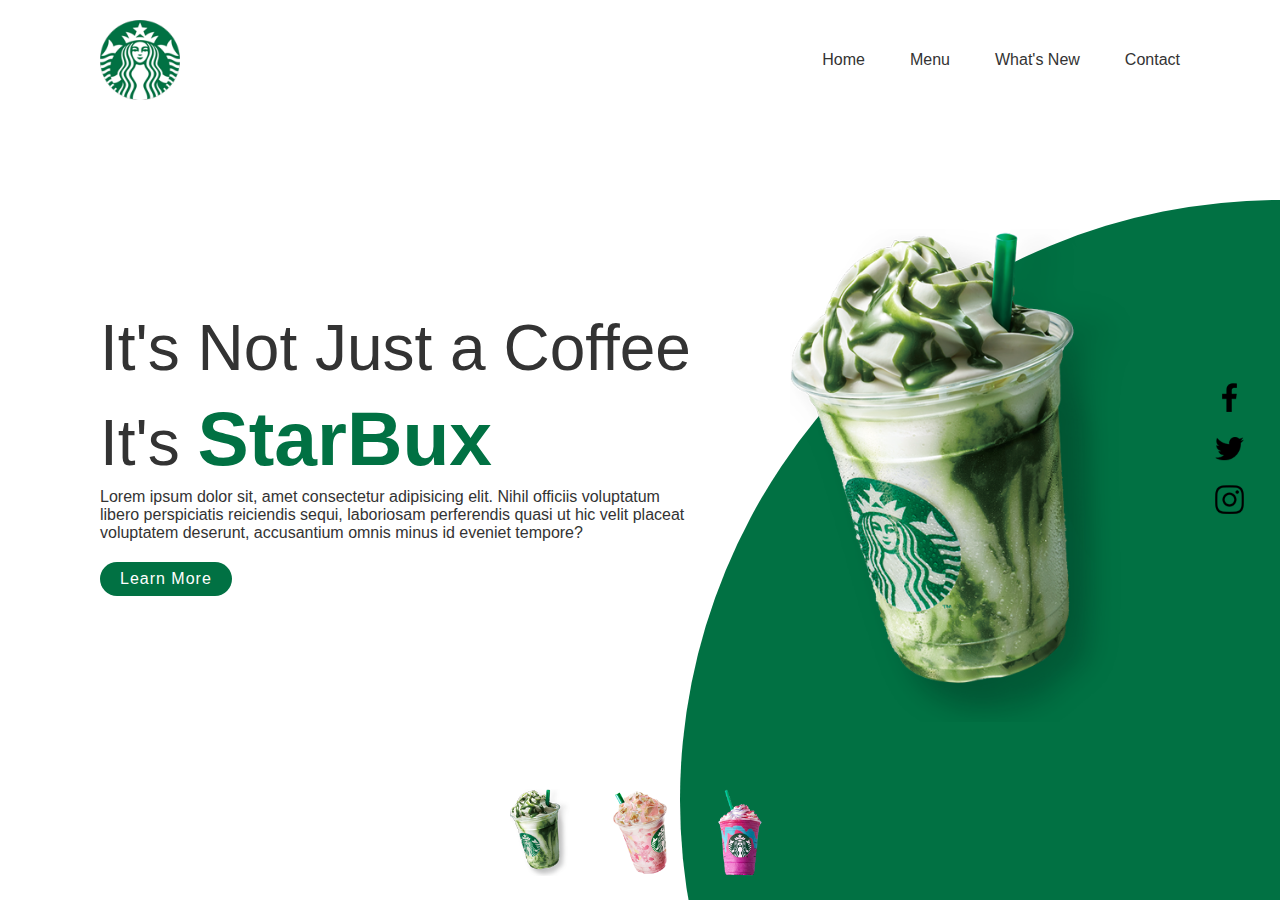
<file: index.html>
<!DOCTYPE html>
<html lang="en">

<head>
    <meta charset="UTF-8">
    <meta http-equiv="X-UA-Compatible" content="IE=edge">
    <meta name="viewport" content="width=device-width, initial-scale=1.0">
    <title>StarBux</title>
    <link rel="stylesheet" href="styles.css">
</head>

<body>
    <section>
        <div class="circle"></div>
    <header>
        <img src="/images/logo.png" class="logo" alt="StarBux Logo">
        <ul>
            <li>
                Home
            </li>
            <li>
                Menu
            </li>
            <li>
                What's New
            </li>
            <li>
                Contact
            </li>
        </ul>
    </header>
    <div class="content">
        <div class="textbox">
            <h2>It's Not Just a Coffee <br> It's <span>StarBux</span></h2>
            <p>Lorem ipsum dolor sit, amet consectetur adipisicing elit. Nihil officiis voluptatum libero perspiciatis reiciendis sequi, laboriosam perferendis quasi ut hic velit placeat voluptatem deserunt, accusantium omnis minus id eveniet tempore?</p>
            <a href="#">Learn More</a>
        </div>
        <div class="imageBox">
            <img src="images/img1.png" alt="" class="starbux">
        </div>
    </div>

    <ul class="thumb">
        <li><img src="images/thumb1.png" onClick="imgSlider('images/img1.png');changeColor('#017143')"alt=""></li>
        <li><img src="images/thumb2.png" onClick="imgSlider('images/img2.png');changeColor('#eb7495')"alt=""></li>
        <li><img src="images/thumb3.png" onClick="imgSlider('images/img3.png');changeColor('#d752b1')"alt=""></li>
    </ul>

    <ul class="sci">
        <li><a href="#"><img src="images/facebook.png" alt=""></a></li>
        <li><a href="#"><img src="images/twitter.png" alt=""></a></li>
        <li><a href="#"><img src="images/instagram.png" alt=""></a></li>
    </ul>
</section>

<script type="text/javascript">
    function imgSlider(anything){
        document.querySelector(".starbux").src = anything;
    }

    function changeColor(color){
        const circle = document.querySelector('.circle');
        circle.style.background = color;
    }
</script>
</body>

</html>
</file>
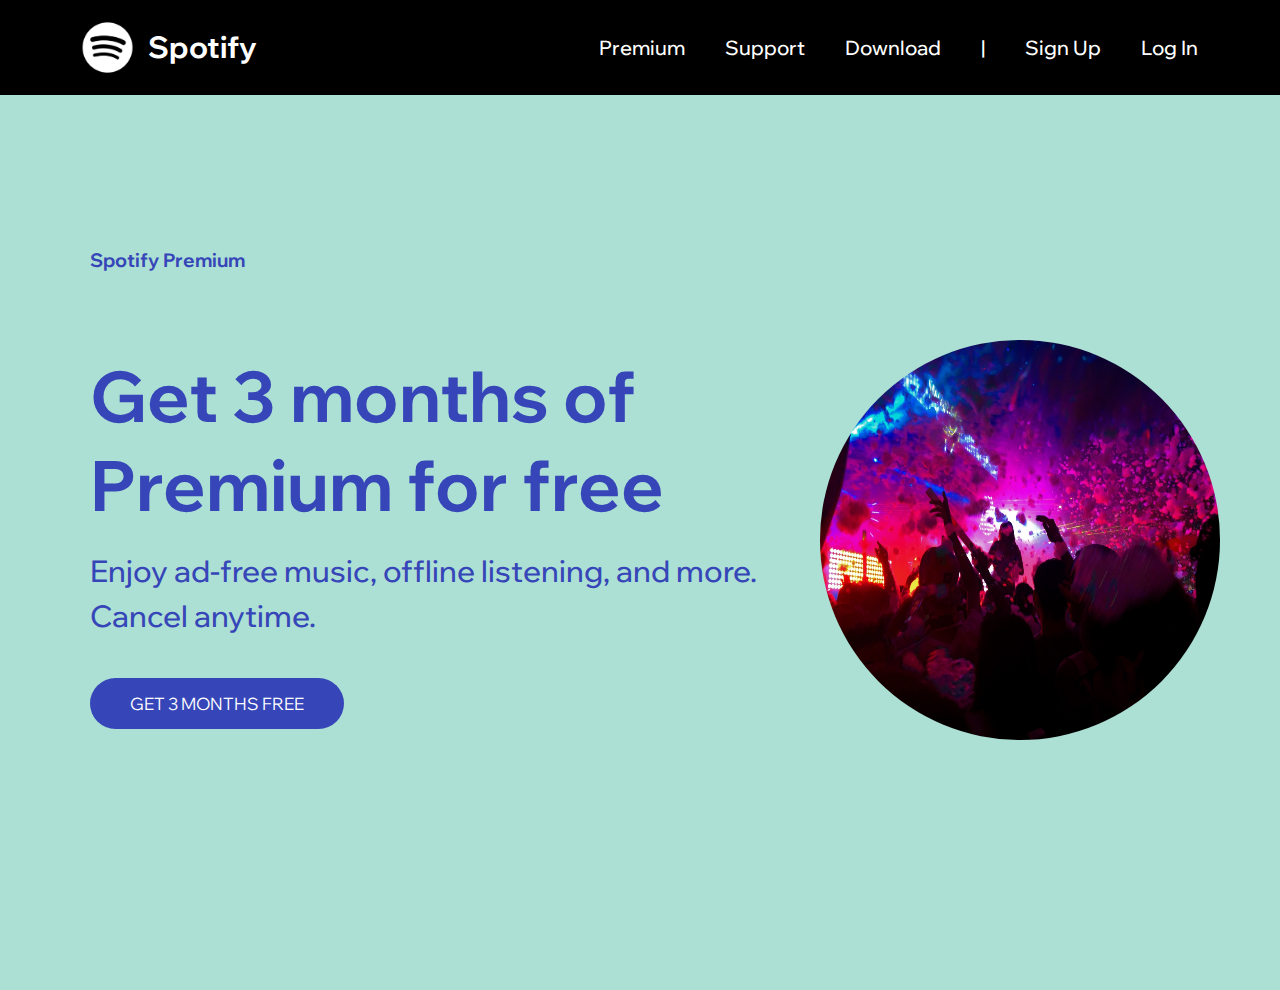
<file: Spotify-Clone/index.html>
<!DOCTYPE html>
<html lang="en">
<head>
    <meta charset="UTF-8">
    <meta http-equiv="X-UA-Compatible" content="IE=edge">
    <meta name="viewport" content="width=device-width, initial-scale=1.0">
    <title>Spotify</title>
    <link rel="preconnect" href="https://fonts.googleapis.com">
    <link rel="preconnect" href="https://fonts.gstatic.com" crossorigin>
    <link href="https://fonts.googleapis.com/css2?family=Wix+Madefor+Display:wght@400;800&display=swap" rel="stylesheet">
    <link rel="stylesheet" href="index.css">
</head>
<body>
    <section>
    <header>
        <div class="brand-image-logo">
            <img style="background-color: #fff;" class="brand-logo-img" src="res/f05cbc8c0f8b075d2b4f1f68fee49649 (1).jpg" alt="brand logo"> 
            <span class="brand-text"> Spotify </span>
        </div>
        <ul class="nav">
            <li>
                Premium
            </li>
            <li>
                Support
            </li>
            <li>
                Download
            </li>
            <li>
                |
            </li>
            <li>
                Sign Up
            </li>
            <li>
                Log In
            </li>
        </ul>
    </header>
    <h3 class="spotify">
        Spotify Premium
    </h3>
    <div class="content">
        <div class="premium">
            <h1 class="premium">
                Get 3 months of Premium for free
            </h1>
            <p class="subtext">
                Enjoy ad-free music, offline listening, and more. Cancel anytime.
            </p>
            <button class="button">
                GET 3 MONTHS FREE
            </button>
        </div>
        <div class="promotional-img">
            <img class="promotional-img" src="res/download-40-1.webp" alt="">
        </div>
    </div>
</section>
</body>
</html>
</file>
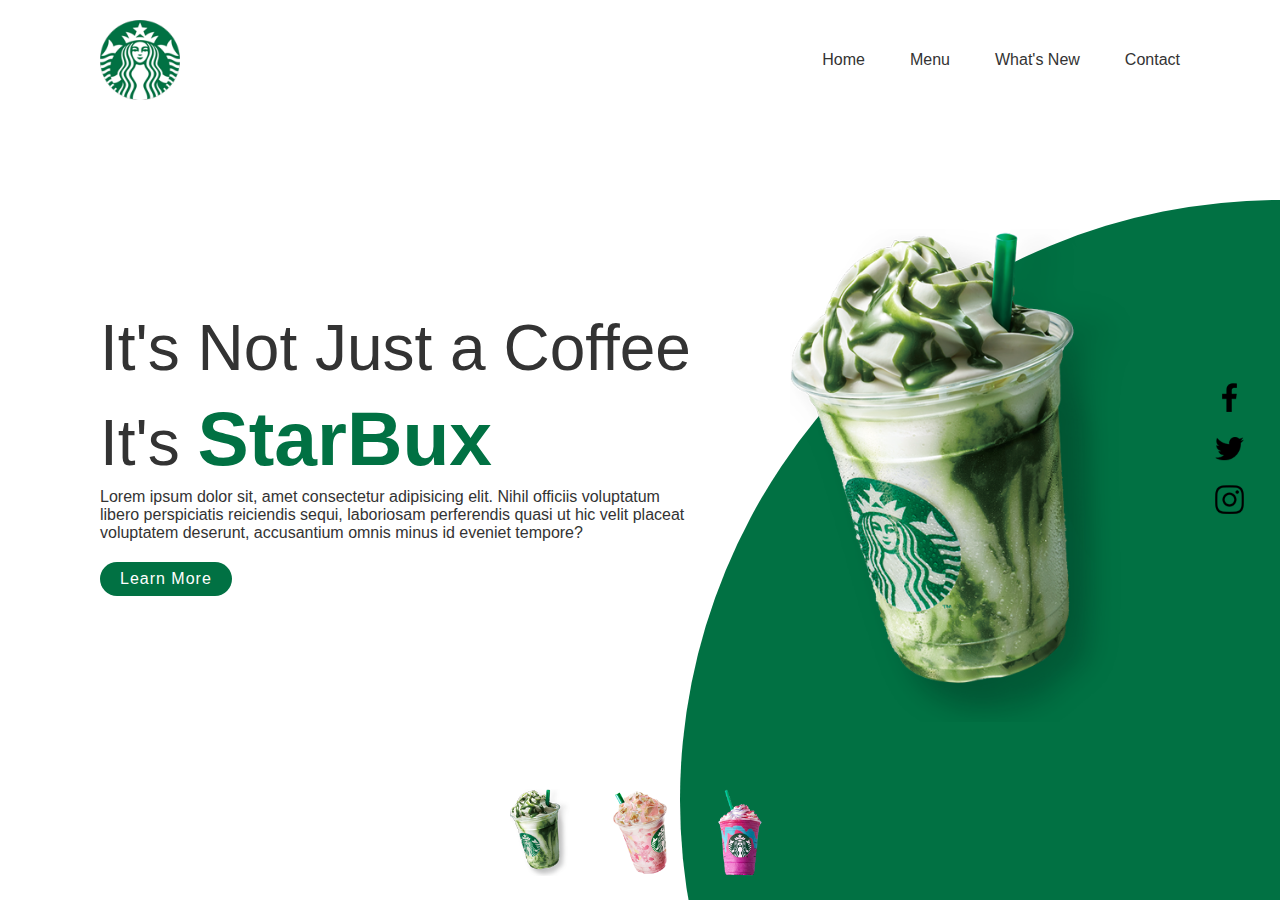
<file: StarBux/index.html>
<!DOCTYPE html>
<html lang="en">

<head>
    <meta charset="UTF-8">
    <meta http-equiv="X-UA-Compatible" content="IE=edge">
    <meta name="viewport" content="width=device-width, initial-scale=1.0">
    <title>StarBux</title>
    <link rel="stylesheet" href="styles.css">
</head>

<body>
    <section>
        <div class="circle"></div>
    <header>
        <img src="images/logo.png" class="logo" alt="StarBux Logo">
        <ul>
            <li>
                Home
            </li>
            <li>
                Menu
            </li>
            <li>
                What's New
            </li>
            <li>
                Contact
            </li>
        </ul>
    </header>
    <div class="content">
        <div class="textbox">
            <h2>It's Not Just a Coffee <br> It's <span>StarBux</span></h2>
            <p>Lorem ipsum dolor sit, amet consectetur adipisicing elit. Nihil officiis voluptatum libero perspiciatis reiciendis sequi, laboriosam perferendis quasi ut hic velit placeat voluptatem deserunt, accusantium omnis minus id eveniet tempore?</p>
            <a href="#">Learn More</a>
        </div>
        <div class="imageBox">
            <img src="images/img1.png" alt="" class="starbux">
        </div>
    </div>

    <ul class="thumb">
        <li><img src="images/thumb1.png" onClick="imgSlider('images/img1.png');changeColor('#017143')"alt=""></li>
        <li><img src="images/thumb2.png" onClick="imgSlider('images/img2.png');changeColor('#eb7495')"alt=""></li>
        <li><img src="images/thumb3.png" onClick="imgSlider('images/img3.png');changeColor('#d752b1')"alt=""></li>
    </ul>

    <ul class="sci">
        <li><a href="#"><img src="images/facebook.png" alt=""></a></li>
        <li><a href="#"><img src="images/twitter.png" alt=""></a></li>
        <li><a href="#"><img src="images/instagram.png" alt=""></a></li>
    </ul>
</section>

<script type="text/javascript">
    function imgSlider(anything){
        document.querySelector(".starbux").src = anything;
    }

    function changeColor(color){
        const circle = document.querySelector('.circle');
        circle.style.background = color;
    }
</script>
</body>

</html>
</file>
<file: styles.css>
*{
    margin : 0;
    padding: 0;
    box-sizing: border-box;
    font-family: 'Poppins', sans-serif;
}

section{
    position: relative;
    width: 100%;
    min-height: 100vh;
    padding: 100px;
    display: flex;
    justify-content: space-between;
    align-items: center;
}

header{
    position: absolute ;
    top: 0;
    left: 0;
    width: 100%;
    padding: 20px 100px  ;
    display: flex;
    justify-content: space-between;
    align-items: center;
}

header .logo{
    position: relative;
    max-width: 80px;
}

header ul{
    position: relative;
    display: flex;
}

header ul li{
    display: inline-block;
    color: #333;
    list-style: none;
    font-weight: 400;
    margin-left: 45px;
}

.content{
    position: relative;
    width: 100%;
    display: flex;
    justify-content: space-between;
    align-items: center;
}

.content .textbox{
    position: relative;
    max-width: 600px;
}

.content .textbox h2{
    color: #333;
    font-size: 4em;
    line-height: 1.4em;
    font-weight: 500;
}

.content .textbox h2 span{
    color: #017143;
    font-size: 1.2em;
    font-weight: 900;
}

.content .textbox p{
    color: #333;
    font-weight: 90;
}

.content .textbox a{
    display: inline-block;
    margin-top: 20px;
    padding: 8px 20px;
    background: #017143;
    border-radius: 40px;
    color: #fff;
    font-weight: 500;
    Letter-spacing: 1px;
    text-decoration: none;
}

.content .imageBox{
    width: 600px;
    display: flex;
    justify-content: flex-end;
    padding-right: 50px;
    margin-top: 50px;
}

.content .imageBox img{
    width: 340px;
}

.thumb{
    position: absolute;
    Left: 50%;
    bottom: 20px;
    transform: translateX(-50%);
    display: flex;
}

.thumb li{
    list-style: none;
    cursor: pointer;
    display: inline-block;
    margin: 0 20px;
    transition: 1s;
}

.thumb li :hover{
    transform: translateY(-15px);
    transition: 0.5s;
}

.thumb li img{
    max-width: 60px;
}

.sci{
    position: absolute;
    list-style: none;
    display: flex;
    transform: translateY(-50%);
    justify-content: center;
    align-items: center;
    top: 50%;
    right: 30px;
    flex-direction: column;
}

.sci li a{
    display: inline-block;
    margin: 5px 0;
    transform: scale(0.7);
}

.circle{
    position: absolute;
    top: 0;
    left: 0;
    width: 100%;
    height: 100%;
    background: #017143;
    clip-path: circle(600px at right 800px);
}
</file>
<file: Spotify-Clone/index.css>
*{
    margin: 0;
    padding: 0;
    box-sizing: border-box;
    font-family: 'Wix Madefor Display', sans-serif;
}

body {
    margin: 0;
  }

section{
    position: relative;
    padding: 90px;
    display: flex;
    justify-content: space-between;
    align-items: center;
    padding-bottom: 0px;
    background-color: rgb(172, 224, 212);
}


header{
    padding: 20px;
    background-color: black;
    position: absolute ;
    top: 0;
    left: 0;
    width: 100%;
    display: flex;
    justify-content: space-between;
    align-items: center;
    color: #fff;
}

.nav{
    display: flex;
    justify-content: space-between;
    align-items: center;
    padding: 0 5%;
    position: relative;
}

.brand-logo-img{
    margin-left: 50px;
    width: 75px;
    height: 100%;
    text-align: center;
    vertical-align: middle;
    z-index: 999;
}

header ul li{
    list-style: none;
    display: inline-block;
    margin-left: 40px;
    position: relative;
}

li{
    font-size: 20px;
    font-weight: 500;
    cursor: pointer;
}

.content{
    display: flex;
    justify-content: space-between;
    align-items: center;
    min-height: 100vh;
    color: rgb(54, 70, 184);
}

.promotional-img{
    margin-left: 30px;
    text-align: center;
    border-radius: 50%;
    width: 400px;
    height: 400px;
    float: left;
}

.spotify{
    display: flex;
    position: absolute;
    top: 25%;
    color: rgb(54, 70, 184);
}

.premium{
    font-size: 70px;
    font-weight: extre-bold;
}

.subtext{
    line-height: 1.5;
    margin-top: 20px;
    font-size: 30px;
    font-weight: 500;
}

.button{
    background-color: rgb(54, 70, 184);
    border-radius: 50px;
    padding: 15px 40px;
    color: #fff;
    border-width: 0px;
    font-size: 17px;
    cursor: pointer;
    transition: all 0.2s ease-in-out;
}

.button:hover{
    background-color: #fff;
    color: rgb(54, 70, 184);
}

.brand-text{
    vertical-align: middle;
    font-size: 30px;
    font-weight: bold;
}
</file>
<file: StarBux/styles.css>
*{
    margin : 0;
    padding: 0;
    box-sizing: border-box;
    font-family: 'Poppins', sans-serif;
}

section{
    position: relative;
    width: 100%;
    min-height: 100vh;
    padding: 100px;
    display: flex;
    justify-content: space-between;
    align-items: center;
}

header{
    position: absolute ;
    top: 0;
    left: 0;
    width: 100%;
    padding: 20px 100px  ;
    display: flex;
    justify-content: space-between;
    align-items: center;
}

header .logo{
    position: relative;
    max-width: 80px;
}

header ul{
    position: relative;
    display: flex;
}

header ul li{
    display: inline-block;
    color: #333;
    list-style: none;
    font-weight: 400;
    margin-left: 45px;
}

.content{
    position: relative;
    width: 100%;
    display: flex;
    justify-content: space-between;
    align-items: center;
}

.content .textbox{
    position: relative;
    max-width: 600px;
}

.content .textbox h2{
    color: #333;
    font-size: 4em;
    line-height: 1.4em;
    font-weight: 500;
}

.content .textbox h2 span{
    color: #017143;
    font-size: 1.2em;
    font-weight: 900;
}

.content .textbox p{
    color: #333;
    font-weight: 90;
}

.content .textbox a{
    display: inline-block;
    margin-top: 20px;
    padding: 8px 20px;
    background: #017143;
    border-radius: 40px;
    color: #fff;
    font-weight: 500;
    Letter-spacing: 1px;
    text-decoration: none;
}

.content .imageBox{
    width: 600px;
    display: flex;
    justify-content: flex-end;
    padding-right: 50px;
    margin-top: 50px;
}

.content .imageBox img{
    width: 340px;
}

.thumb{
    position: absolute;
    Left: 50%;
    bottom: 20px;
    transform: translateX(-50%);
    display: flex;
}

.thumb li{
    list-style: none;
    cursor: pointer;
    display: inline-block;
    margin: 0 20px;
    transition: 1s;
}

.thumb li :hover{
    transform: translateY(-15px);
    transition: 0.5s;
}

.thumb li img{
    max-width: 60px;
}

.sci{
    position: absolute;
    list-style: none;
    display: flex;
    transform: translateY(-50%);
    justify-content: center;
    align-items: center;
    top: 50%;
    right: 30px;
    flex-direction: column;
}

.sci li a{
    display: inline-block;
    margin: 5px 0;
    transform: scale(0.7);
}

.circle{
    position: absolute;
    top: 0;
    left: 0;
    width: 100%;
    height: 100%;
    background: #017143;
    clip-path: circle(600px at right 800px);
}
</file>
